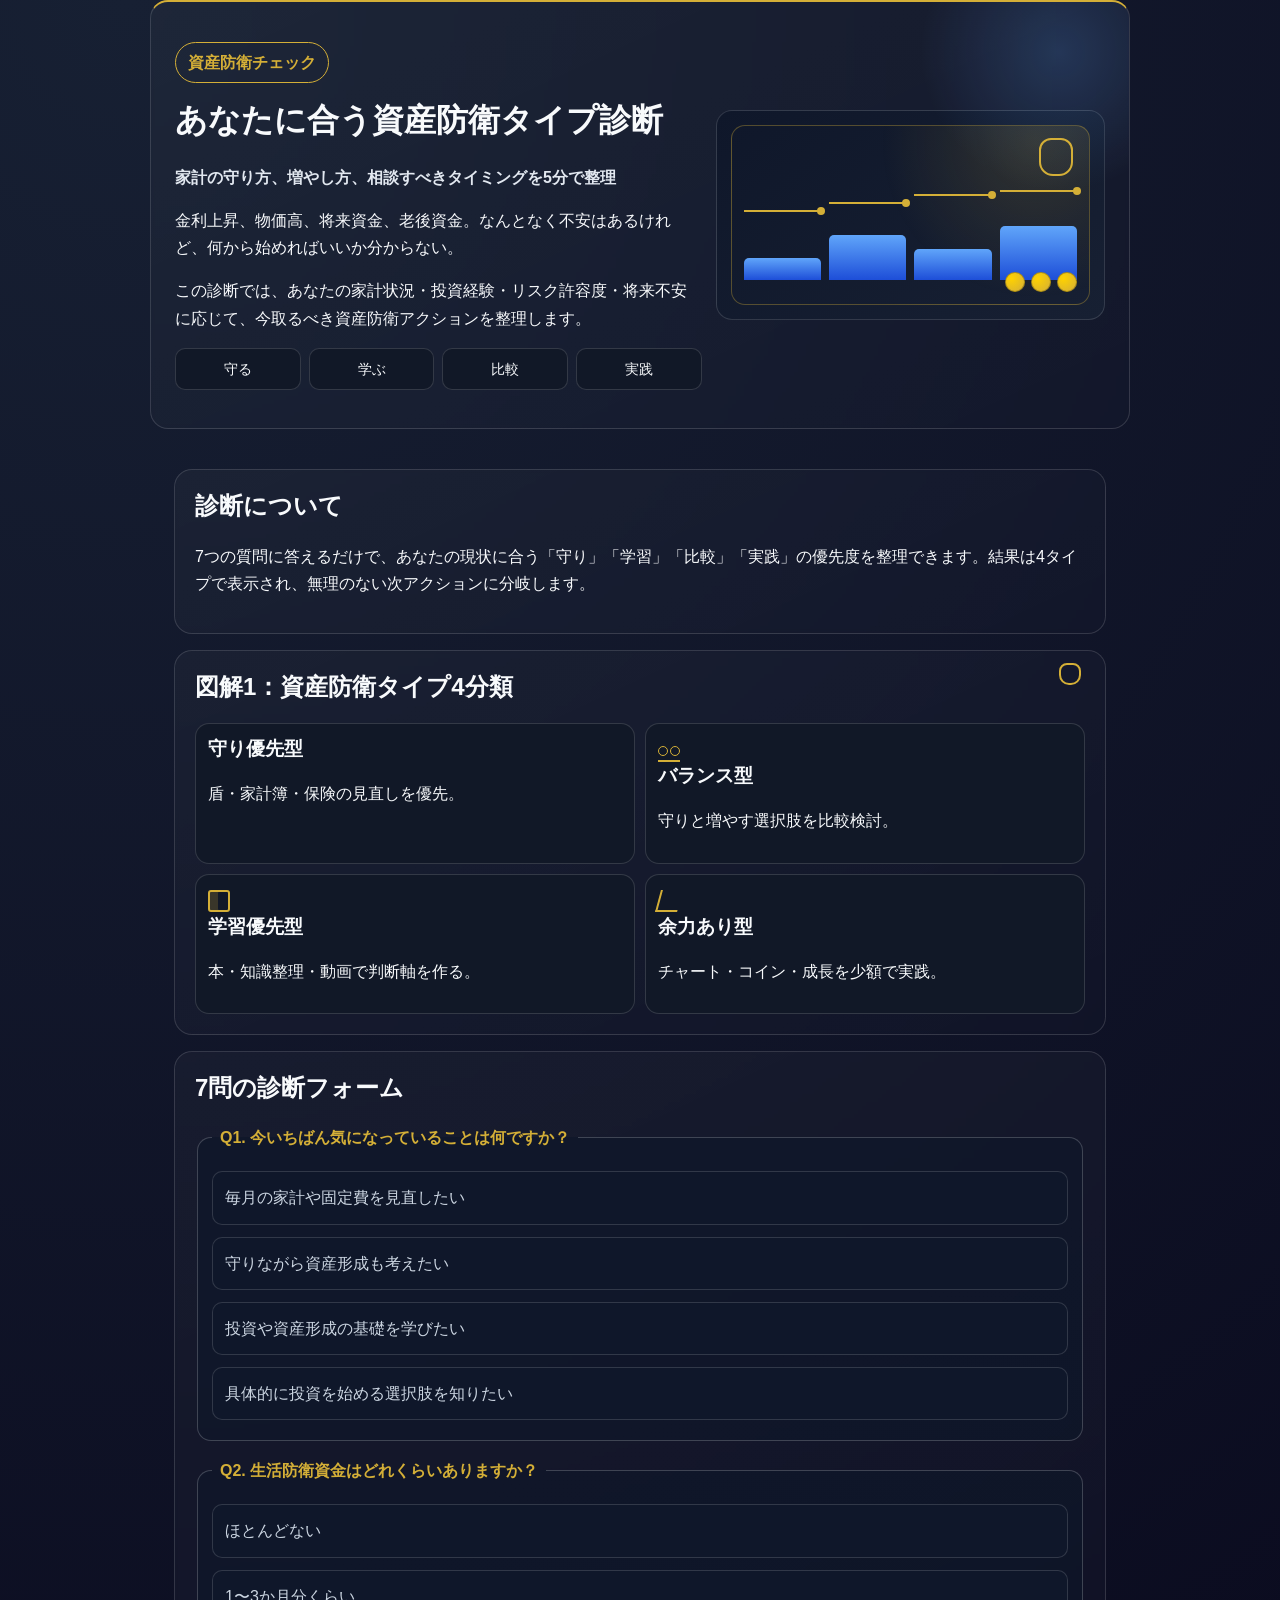
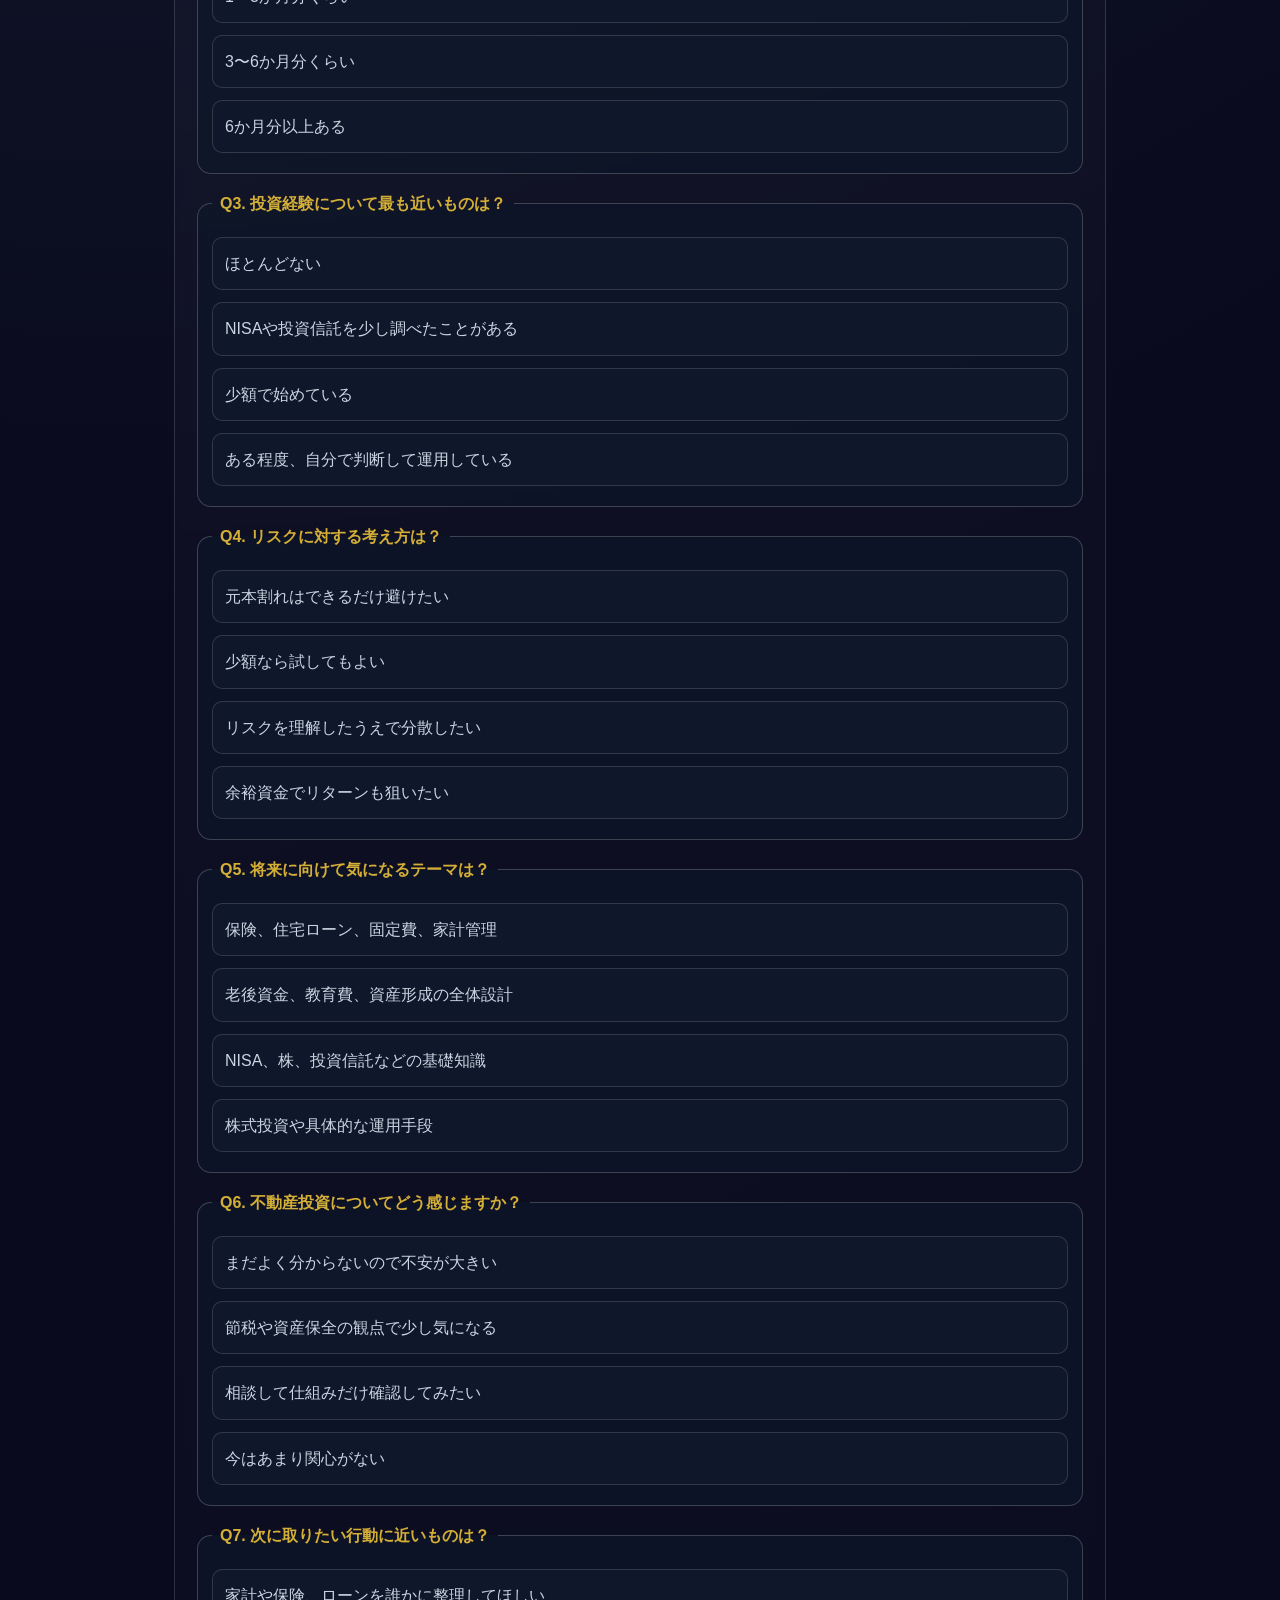
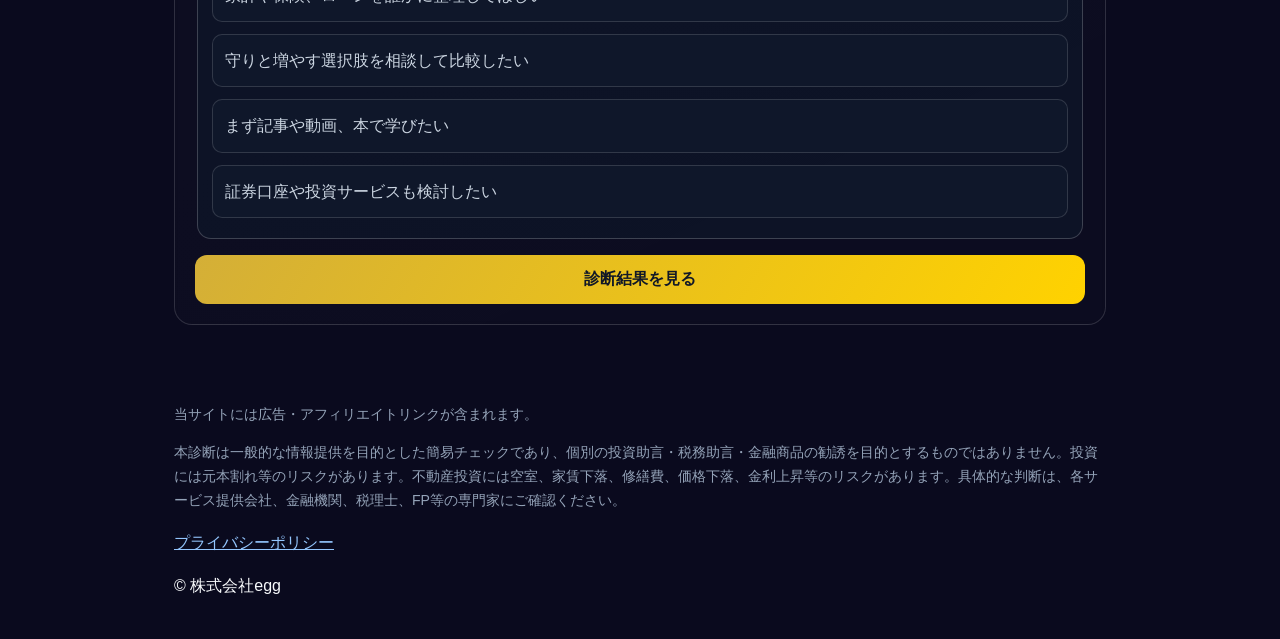
<file: index.html>
<!doctype html>
<html lang="ja">
<head>
  <meta charset="UTF-8" />
  <meta name="viewport" content="width=device-width, initial-scale=1.0" />
  <title>あなたに合う資産防衛タイプ診断</title>
  <meta name="description" content="家計の守り方、増やし方、相談すべきタイミングを5分で整理。あなたに合う資産防衛タイプ診断で次のアクションを明確にします。" />
  <meta property="og:type" content="website" />
  <meta property="og:title" content="あなたに合う資産防衛タイプ診断" />
  <meta property="og:description" content="家計の守り方、増やし方、相談すべきタイミングを5分で整理" />
  <meta property="og:image" content="https://example.com/ogp-placeholder.jpg" />
  <meta property="og:locale" content="ja_JP" />
  <link rel="stylesheet" href="style.css" />
</head>
<body>
  <header class="hero card">
    <div class="hero-glow"></div>
    <div class="hero-layout">
      <div>
        <p class="kicker">資産防衛チェック</p>
        <h1>あなたに合う資産防衛タイプ診断</h1>
        <p class="subcopy">家計の守り方、増やし方、相談すべきタイミングを5分で整理</p>
        <p>金利上昇、物価高、将来資金、老後資金。なんとなく不安はあるけれど、何から始めればいいか分からない。</p>
        <p>この診断では、あなたの家計状況・投資経験・リスク許容度・将来不安に応じて、今取るべき資産防衛アクションを整理します。</p>
        <div class="mini-types">
          <div class="mini-type">守る</div><div class="mini-type">学ぶ</div><div class="mini-type">比較</div><div class="mini-type">実践</div>
        </div>
      </div>
      <div class="hero-visual" aria-label="資産防衛ビジュアル">
        <div class="dashboard-card">
          <div class="line-chart"><span></span><span></span><span></span><span></span></div>
          <div class="bars"><i></i><i></i><i></i><i></i></div>
          <div class="coins"><b></b><b></b><b></b></div>
          <div class="shield"></div>
        </div>
      </div>
    </div>
  </header>

  <main>
    <section class="card">
      <h2>診断について</h2>
      <p>7つの質問に答えるだけで、あなたの現状に合う「守り」「学習」「比較」「実践」の優先度を整理できます。結果は4タイプで表示され、無理のない次アクションに分岐します。</p>
    </section>

    <section class="card diagram-grid">
      <h2>図解1：資産防衛タイプ4分類</h2>
      <div class="diagram-cards">
        <article class="diagram-card"><span class="icon shield"></span><h3>守り優先型</h3><p>盾・家計簿・保険の見直しを優先。</p></article>
        <article class="diagram-card"><span class="icon scale"></span><h3>バランス型</h3><p>守りと増やす選択肢を比較検討。</p></article>
        <article class="diagram-card"><span class="icon book"></span><h3>学習優先型</h3><p>本・知識整理・動画で判断軸を作る。</p></article>
        <article class="diagram-card"><span class="icon chart"></span><h3>余力あり型</h3><p>チャート・コイン・成長を少額で実践。</p></article>
      </div>
    </section>

    <section class="card" id="diagnosis-section">
      <h2>7問の診断フォーム</h2>
      <form id="diagnosis-form" novalidate>
        <div id="form-error" class="error" aria-live="polite"></div>

        <fieldset><legend>Q1. 今いちばん気になっていることは何ですか？</legend>
          <label><input type="radio" name="q1" value="毎月の家計や固定費を見直したい" data-type="guard"><span>毎月の家計や固定費を見直したい</span></label>
          <label><input type="radio" name="q1" value="守りながら資産形成も考えたい" data-type="balance"><span>守りながら資産形成も考えたい</span></label>
          <label><input type="radio" name="q1" value="投資や資産形成の基礎を学びたい" data-type="learn"><span>投資や資産形成の基礎を学びたい</span></label>
          <label><input type="radio" name="q1" value="具体的に投資を始める選択肢を知りたい" data-type="growth"><span>具体的に投資を始める選択肢を知りたい</span></label>
        </fieldset>
        <fieldset><legend>Q2. 生活防衛資金はどれくらいありますか？</legend>
          <label><input type="radio" name="q2" value="ほとんどない" data-type="guard"><span>ほとんどない</span></label>
          <label><input type="radio" name="q2" value="1〜3か月分くらい" data-type="guard"><span>1〜3か月分くらい</span></label>
          <label><input type="radio" name="q2" value="3〜6か月分くらい" data-type="balance"><span>3〜6か月分くらい</span></label>
          <label><input type="radio" name="q2" value="6か月分以上ある" data-type="growth"><span>6か月分以上ある</span></label>
        </fieldset>
        <fieldset><legend>Q3. 投資経験について最も近いものは？</legend>
          <label><input type="radio" name="q3" value="ほとんどない" data-type="learn"><span>ほとんどない</span></label>
          <label><input type="radio" name="q3" value="NISAや投資信託を少し調べたことがある" data-type="learn"><span>NISAや投資信託を少し調べたことがある</span></label>
          <label><input type="radio" name="q3" value="少額で始めている" data-type="balance"><span>少額で始めている</span></label>
          <label><input type="radio" name="q3" value="ある程度、自分で判断して運用している" data-type="growth"><span>ある程度、自分で判断して運用している</span></label>
        </fieldset>
        <fieldset><legend>Q4. リスクに対する考え方は？</legend>
          <label><input type="radio" name="q4" value="元本割れはできるだけ避けたい" data-type="guard"><span>元本割れはできるだけ避けたい</span></label>
          <label><input type="radio" name="q4" value="少額なら試してもよい" data-type="learn"><span>少額なら試してもよい</span></label>
          <label><input type="radio" name="q4" value="リスクを理解したうえで分散したい" data-type="balance"><span>リスクを理解したうえで分散したい</span></label>
          <label><input type="radio" name="q4" value="余裕資金でリターンも狙いたい" data-type="growth"><span>余裕資金でリターンも狙いたい</span></label>
        </fieldset>
        <fieldset><legend>Q5. 将来に向けて気になるテーマは？</legend>
          <label><input type="radio" name="q5" value="保険、住宅ローン、固定費、家計管理" data-type="guard"><span>保険、住宅ローン、固定費、家計管理</span></label>
          <label><input type="radio" name="q5" value="老後資金、教育費、資産形成の全体設計" data-type="balance"><span>老後資金、教育費、資産形成の全体設計</span></label>
          <label><input type="radio" name="q5" value="NISA、株、投資信託などの基礎知識" data-type="learn"><span>NISA、株、投資信託などの基礎知識</span></label>
          <label><input type="radio" name="q5" value="株式投資や具体的な運用手段" data-type="growth"><span>株式投資や具体的な運用手段</span></label>
        </fieldset>
        <fieldset><legend>Q6. 不動産投資についてどう感じますか？</legend>
          <label><input type="radio" name="q6" value="まだよく分からないので不安が大きい" data-type="learn"><span>まだよく分からないので不安が大きい</span></label>
          <label><input type="radio" name="q6" value="節税や資産保全の観点で少し気になる" data-type="balance"><span>節税や資産保全の観点で少し気になる</span></label>
          <label><input type="radio" name="q6" value="相談して仕組みだけ確認してみたい" data-type="balance"><span>相談して仕組みだけ確認してみたい</span></label>
          <label><input type="radio" name="q6" value="今はあまり関心がない" data-type="guard"><span>今はあまり関心がない</span></label>
        </fieldset>
        <fieldset><legend>Q7. 次に取りたい行動に近いものは？</legend>
          <label><input type="radio" name="q7" value="家計や保険、ローンを誰かに整理してほしい" data-type="guard"><span>家計や保険、ローンを誰かに整理してほしい</span></label>
          <label><input type="radio" name="q7" value="守りと増やす選択肢を相談して比較したい" data-type="balance"><span>守りと増やす選択肢を相談して比較したい</span></label>
          <label><input type="radio" name="q7" value="まず記事や動画、本で学びたい" data-type="learn"><span>まず記事や動画、本で学びたい</span></label>
          <label><input type="radio" name="q7" value="証券口座や投資サービスも検討したい" data-type="growth"><span>証券口座や投資サービスも検討したい</span></label>
        </fieldset>
        <button class="primary-btn" type="submit">診断結果を見る</button>
      </form>
    </section>

    <section class="card hidden" id="result-section">
      <h2>診断結果</h2>
      <div id="result-card"></div>
      <button id="save-result" class="secondary-btn" type="button">診断結果を保存する</button>
      <p class="ad-label">当サイトには広告・アフィリエイトリンクが含まれます。</p>
      <p class="disclaimer" id="disclaimer-result"></p>
    </section>

    <section class="card hidden" id="cta-section">
      <h2>あなたへの次アクション</h2>
      <div id="cta-list" class="cta-list"></div>
    </section>

    <section class="card hidden" id="learning-section">
      <h2>学習導線</h2>
      <p>迷ったときは、まずnote・YouTube・書籍で基礎知識を確認し、必要に応じて相談導線へ進んでください。</p>
    </section>
  </main>

  <footer class="footer">
    <p class="ad-label">当サイトには広告・アフィリエイトリンクが含まれます。</p>
    <p class="disclaimer" id="disclaimer-footer"></p>
    <p><a href="privacy.html">プライバシーポリシー</a></p>
    <p>&copy; 株式会社egg</p>
  </footer>

  <script src="script.js"></script>
</body>
</html>
</file>
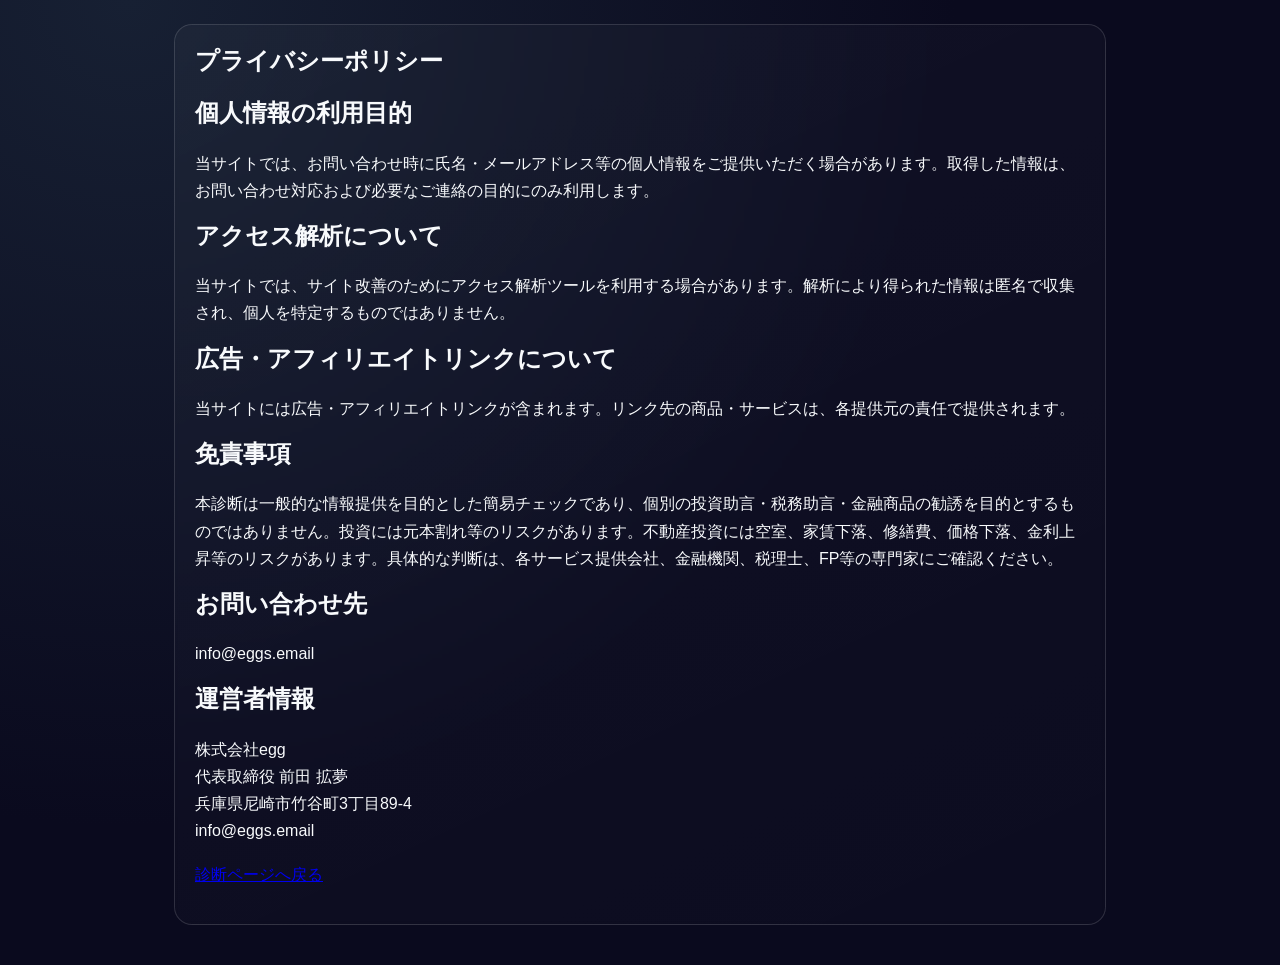
<file: privacy.html>
<!doctype html>
<html lang="ja">
<head>
  <meta charset="UTF-8" />
  <meta name="viewport" content="width=device-width, initial-scale=1.0" />
  <title>プライバシーポリシー | あなたに合う資産防衛タイプ診断</title>
  <link rel="stylesheet" href="style.css" />
</head>
<body>
  <main>
    <section class="card">
      <h1>プライバシーポリシー</h1>
      <h2>個人情報の利用目的</h2>
      <p>当サイトでは、お問い合わせ時に氏名・メールアドレス等の個人情報をご提供いただく場合があります。取得した情報は、お問い合わせ対応および必要なご連絡の目的にのみ利用します。</p>
      <h2>アクセス解析について</h2>
      <p>当サイトでは、サイト改善のためにアクセス解析ツールを利用する場合があります。解析により得られた情報は匿名で収集され、個人を特定するものではありません。</p>
      <h2>広告・アフィリエイトリンクについて</h2>
      <p>当サイトには広告・アフィリエイトリンクが含まれます。リンク先の商品・サービスは、各提供元の責任で提供されます。</p>
      <h2>免責事項</h2>
      <p>本診断は一般的な情報提供を目的とした簡易チェックであり、個別の投資助言・税務助言・金融商品の勧誘を目的とするものではありません。投資には元本割れ等のリスクがあります。不動産投資には空室、家賃下落、修繕費、価格下落、金利上昇等のリスクがあります。具体的な判断は、各サービス提供会社、金融機関、税理士、FP等の専門家にご確認ください。</p>
      <h2>お問い合わせ先</h2>
      <p>info@eggs.email</p>
      <h2>運営者情報</h2>
      <p>株式会社egg<br>代表取締役 前田 拡夢<br>兵庫県尼崎市竹谷町3丁目89-4<br>info@eggs.email</p>
      <p><a href="index.html">診断ページへ戻る</a></p>
    </section>
  </main>
</body>
</html>
</file>
<file: style.css>
:root {
  --bg: #0a0a1e;
  --section: #111827;
  --card: #1e293b;
  --text: #f8fafc;
  --muted: #cbd5e1;
  --gold: #d4af37;
  --line: rgba(255,255,255,0.14);
  --blue: #60a5fa;
}
*{box-sizing:border-box}
body{margin:0;font-family:-apple-system,BlinkMacSystemFont,"Segoe UI",Roboto,"Hiragino Sans","Noto Sans JP",sans-serif;background:radial-gradient(circle at 10% 0%,#172033,#0a0a1e 55%);color:var(--text);line-height:1.7}
main,.hero,.footer{max-width:980px;margin:0 auto;padding:16px}
.card{background:linear-gradient(155deg,rgba(255,255,255,.03),rgba(255,255,255,.01));border:1px solid var(--line);border-radius:18px;padding:20px;margin-bottom:16px;backdrop-filter: blur(2px)}
.hero{position:relative;overflow:hidden;border-top:2px solid var(--gold)}
.hero-glow{position:absolute;width:280px;height:280px;border-radius:50%;background:radial-gradient(circle,var(--blue),transparent 70%);opacity:.2;top:-90px;right:-70px}
.hero-layout{display:grid;gap:14px}
.kicker{display:inline-block;padding:6px 12px;border:1px solid var(--gold);border-radius:999px;color:var(--gold);font-weight:700}
h1,h2,h3{line-height:1.35;margin-top:0}.subcopy{font-weight:600;color:#e2e8f0}
.mini-types{display:grid;grid-template-columns:repeat(4,minmax(0,1fr));gap:8px;margin:14px 0}.mini-type{background:#111827;border:1px solid var(--line);padding:8px 6px;border-radius:10px;text-align:center;font-size:.9rem}
.hero-visual{border:1px solid var(--line);border-radius:16px;background:linear-gradient(145deg,#0f172a,#172033);padding:14px}
.dashboard-card{position:relative;min-height:180px;border:1px solid rgba(212,175,55,.35);border-radius:14px;padding:12px;overflow:hidden;background:radial-gradient(circle at 85% 10%,rgba(212,175,55,.16),transparent 45%)}
.line-chart{display:flex;gap:8px;align-items:flex-end;height:54px}.line-chart span{display:block;height:2px;background:var(--gold);flex:1;position:relative}.line-chart span::after{content:"";position:absolute;right:-4px;top:-3px;width:8px;height:8px;border-radius:50%;background:var(--gold)}
.line-chart span:nth-child(1){transform:translateY(20px)}.line-chart span:nth-child(2){transform:translateY(12px)}.line-chart span:nth-child(3){transform:translateY(4px)}
.bars{display:flex;gap:8px;align-items:flex-end;height:70px;margin-top:18px}.bars i{display:block;flex:1;background:linear-gradient(to top,#1d4ed8,#60a5fa);border-radius:5px 5px 0 0}.bars i:nth-child(1){height:32%}.bars i:nth-child(2){height:65%}.bars i:nth-child(3){height:45%}.bars i:nth-child(4){height:78%}
.coins{position:absolute;bottom:12px;right:12px;display:flex;gap:6px}.coins b{display:block;width:20px;height:20px;border-radius:50%;background:radial-gradient(circle at 30% 30%,#ffd200,#d4af37);border:1px solid rgba(0,0,0,.25)}
.shield{position:absolute;top:12px;right:16px;width:34px;height:38px;border:2px solid var(--gold);border-radius:12px 12px 14px 14px}
.diagram-cards{display:grid;grid-template-columns:1fr;gap:10px}.diagram-card{background:var(--section);border:1px solid var(--line);border-radius:14px;padding:12px}
.icon{display:inline-block;width:22px;height:22px;margin-right:8px;vertical-align:middle}.icon.shield{border:2px solid var(--gold);border-radius:8px 8px 10px 10px}.icon.scale{position:relative;border-bottom:2px solid var(--gold)}.icon.scale:before,.icon.scale:after{content:"";position:absolute;top:6px;width:8px;height:8px;border:1px solid var(--gold);border-radius:50%}.icon.scale:before{left:0}.icon.scale:after{right:0}.icon.book{border:2px solid var(--gold);border-radius:3px;box-shadow:inset 8px 0 0 rgba(212,175,55,.2)}.icon.chart{border-left:2px solid var(--gold);border-bottom:2px solid var(--gold);transform:skew(-15deg)}
fieldset{border:1px solid rgba(255,255,255,.2);border-radius:14px;padding:14px;margin-bottom:16px;background:rgba(15,23,42,.7)}
legend{font-weight:700;color:var(--gold);padding:0 8px}
label{display:block;padding:6px 0}label span{display:block;padding:12px;border:1px solid var(--line);border-radius:10px;background:#0f172a;color:var(--muted)}
input[type="radio"]{position:absolute;opacity:0}
input[type="radio"]:checked + span{border-color:var(--gold);background:rgba(212,175,55,.12);color:#fff;box-shadow:0 0 0 1px rgba(212,175,55,.4)}
.primary-btn,.secondary-btn,.cta-btn{width:100%;border:none;border-radius:12px;padding:14px;font-size:1rem;cursor:pointer}
.primary-btn{background:linear-gradient(120deg,#d4af37,#ffd200);color:#111827;font-weight:800}
.secondary-btn{background:#172033;color:#fff;border:1px solid var(--line);margin-top:14px}
.error{display:none}.error.show{display:block;background:rgba(239,68,68,.2);color:#fecaca;border:1px solid rgba(248,113,113,.45);padding:10px;border-radius:10px;font-weight:700;margin-bottom:10px}
.badge{display:inline-block;padding:10px 14px;border-radius:999px;color:#111827;font-size:1rem;font-weight:800;background:linear-gradient(120deg,#d4af37,#ffd200)}
#result-card{padding:18px;border:1px solid var(--line);border-left:4px solid var(--gold);border-radius:14px;background:#0f172a}
.result-actions{display:grid;gap:8px;margin:10px 0}.result-actions li{list-style:none;background:#111827;border:1px solid var(--line);padding:10px;border-radius:10px}
.cta-list{display:grid;grid-template-columns:1fr;gap:10px}.cta-btn{display:block;text-decoration:none;text-align:center;background:#1d4ed8;color:#fff;font-weight:700;border:1px solid rgba(255,255,255,.2)}.cta-btn.main{background:linear-gradient(120deg,#d4af37,#ffd200);color:#111827;font-weight:800;font-size:1.05rem}
.disclaimer,.ad-label{font-size:.88rem;color:#94a3b8}.hidden{display:none}.footer a{color:#93c5fd}
@media (min-width:768px){main,.hero,.footer{padding:24px}.hero-layout{grid-template-columns:1.15fr .85fr;align-items:center}.diagram-cards{grid-template-columns:repeat(2,minmax(0,1fr))}.cta-list{grid-template-columns:repeat(2,minmax(0,1fr))}.cta-btn.main{grid-column:1/-1}}
@media (max-width:520px){.mini-types{grid-template-columns:repeat(2,minmax(0,1fr))}}
</file>
